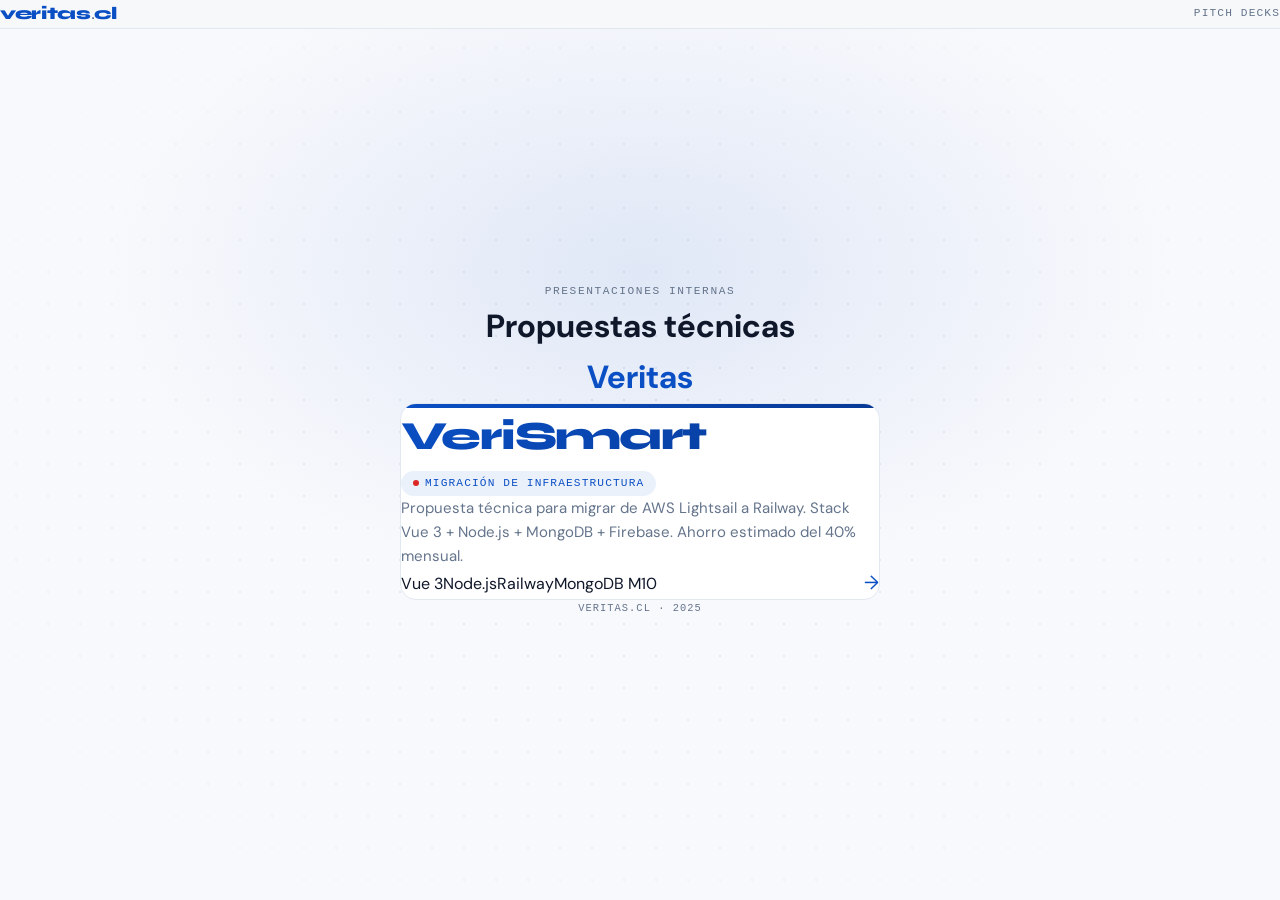
<file: index.html>
<!DOCTYPE html>
<html lang="es">
<head>
  <meta charset="UTF-8" />
  <meta name="viewport" content="width=device-width, initial-scale=1.0" />
  <title>Veritas · Pitch Decks</title>
  <link rel="preconnect" href="https://fonts.googleapis.com" />
  <link rel="preconnect" href="https://fonts.gstatic.com" crossorigin />
  <link href="https://fonts.googleapis.com/css2?family=Syne:wght@400;600;700;800&family=DM+Sans:ital,opsz,wght@0,9..40,400;0,9..40,500;0,9..40,600&family=JetBrains+Mono:wght@400;600&display=swap" rel="stylesheet" />
  <link rel="stylesheet" href="shared/css/base.css" />
  <style>
    body{min-height:100vh;background:var(--color-bg);}
    .lh{min-height:100vh;display:flex;flex-direction:column;align-items:center;justify-content:center;text-align:center;padding:var(--sp-10) var(--sp-6);background:radial-gradient(ellipse 60% 50% at 50% 30%,rgba(10,79,196,.1) 0%,transparent 70%),var(--color-bg);position:relative;overflow:hidden;}
    .lh::before{content:'';position:absolute;inset:0;background-image:radial-gradient(circle,rgba(10,79,196,.12) 1px,transparent 1px);background-size:32px 32px;mask-image:radial-gradient(ellipse 80% 80% at 50% 50%,black 0%,transparent 100%);pointer-events:none;}
    .dc{background:var(--color-surface);border:1.5px solid var(--color-border);border-radius:var(--radius-xl);padding:var(--sp-7);max-width:480px;width:100%;text-align:left;transition:var(--transition-base);cursor:pointer;position:relative;overflow:hidden;}
    .dc:hover{transform:translateY(-6px);border-color:#0a4fc4;box-shadow:0 24px 64px rgba(10,79,196,.15);}
    .dc::before{content:'';position:absolute;top:0;left:0;right:0;height:4px;background:linear-gradient(90deg,#0a4fc4,#073a96);}
    .dl{font-family:var(--font-display);font-size:2.5rem;font-weight:800;letter-spacing:-.04em;background:linear-gradient(135deg,#0a4fc4,#073a96);-webkit-background-clip:text;-webkit-text-fill-color:transparent;background-clip:text;margin-bottom:var(--sp-3);}
    .dt{display:inline-flex;align-items:center;gap:6px;padding:4px 12px;background:rgba(10,79,196,.08);border-radius:20px;font-family:var(--font-mono);font-size:.7rem;text-transform:uppercase;letter-spacing:.1em;color:#0a4fc4;margin-bottom:var(--sp-5);}
    @keyframes pulse{0%,100%{opacity:1;transform:scale(1);}50%{opacity:.5;transform:scale(1.3);}}
  </style>
</head>
<body>
<header style="position:fixed;top:0;left:0;right:0;z-index:100;padding:var(--sp-4) var(--sp-6);display:flex;align-items:center;justify-content:space-between;background:rgba(247,248,250,.92);backdrop-filter:blur(12px);border-bottom:1px solid var(--color-border);">
  <span style="font-family:var(--font-display);font-weight:800;font-size:1.1rem;letter-spacing:-.02em;color:#0a4fc4;">veritas<span style="color:var(--color-text-muted);font-weight:400">.</span>cl</span>
  <span style="font-family:var(--font-mono);font-size:.7rem;text-transform:uppercase;letter-spacing:.1em;color:var(--color-text-muted);">Pitch Decks</span>
</header>
<div class="lh">
  <div style="position:relative;z-index:1;display:flex;flex-direction:column;align-items:center;gap:var(--sp-5);">
    <div style="margin-bottom:var(--sp-4);">
      <p style="font-family:var(--font-mono);font-size:.7rem;text-transform:uppercase;letter-spacing:.14em;color:var(--color-text-muted);margin-bottom:var(--sp-3);">Presentaciones internas</p>
      <h1 class="display-2" style="text-align:center;">Propuestas técnicas<br/><span style="color:#0a4fc4;">Veritas</span></h1>
    </div>
    <a href="brands/verismart/index.html" style="text-decoration:none;">
      <div class="dc">
        <div class="dl">VeriSmart</div>
        <div class="dt"><span style="width:6px;height:6px;border-radius:50%;background:#dc2626;animation:pulse 2s infinite;"></span>Migración de Infraestructura</div>
        <p style="font-size:.9375rem;line-height:1.6;color:var(--color-text-muted);margin-bottom:var(--sp-5);">Propuesta técnica para migrar de AWS Lightsail a Railway. Stack Vue 3 + Node.js + MongoDB + Firebase. Ahorro estimado del 40% mensual.</p>
        <div style="display:flex;align-items:center;justify-content:space-between;">
          <div style="display:flex;gap:var(--sp-2);flex-wrap:wrap;">
            <span class="tag">Vue 3</span><span class="tag">Node.js</span><span class="tag">Railway</span><span class="tag">MongoDB M10</span>
          </div>
          <span style="font-size:1.2rem;color:#0a4fc4;">→</span>
        </div>
      </div>
    </a>
    <p style="font-family:var(--font-mono);font-size:.65rem;text-transform:uppercase;letter-spacing:.1em;color:var(--color-text-muted);">veritas.cl · 2025</p>
  </div>
</div>
<script src="https://cdnjs.cloudflare.com/ajax/libs/gsap/3.12.5/gsap.min.js"></script>
<script>
document.addEventListener('DOMContentLoaded',()=>{
  const tl=gsap.timeline({defaults:{ease:'power3.out'}});
  tl.from('h1',{opacity:0,y:30,duration:.8})
    .from('.dc',{opacity:0,y:40,scale:.97,duration:.7},'-=.4')
    .from('header',{opacity:0,y:-20,duration:.5},'-=.8');
});
</script>
</body>
</html>
</file>
<file: shared/css/base.css>
/* =========================================
   VERISMART PITCH — BASE.CSS
   Shared styles, variables, reset, layouts
   ========================================= */

@import url('https://fonts.googleapis.com/css2?family=Syne:wght@400;600;700;800&family=DM+Sans:ital,opsz,wght@0,9..40,300;0,9..40,400;0,9..40,500;1,9..40,300&display=swap');

:root {
  --color-primary: #1a3fa8;
  --color-primary-light: #2d5be3;
  --color-primary-dark: #0d2566;
  --color-accent: #00c9a7;
  --color-accent-2: #ff6b35;
  --color-warning: #f59e0b;
  --color-danger: #ef4444;
  --color-success: #10b981;
  --color-bg: #f8f9fc;
  --color-bg-2: #ffffff;
  --color-bg-3: #eef1f8;
  --color-surface: #ffffff;
  --color-border: #e2e8f0;
  --color-border-strong: #cbd5e1;
  --color-text: #0f172a;
  --color-text-2: #334155;
  --color-text-muted: #64748b;
  --color-text-faint: #94a3b8;
  --font-display: 'Syne', sans-serif;
  --font-body: 'DM Sans', sans-serif;
  --font-mono: 'Courier New', monospace;
  --text-xs: 0.75rem;
  --text-sm: 0.875rem;
  --text-base: 1rem;
  --text-lg: 1.125rem;
  --text-xl: 1.25rem;
  --text-2xl: 1.5rem;
  --text-3xl: 1.875rem;
  --text-4xl: 2.25rem;
  --text-5xl: 3rem;
  --text-6xl: 3.75rem;
  --text-7xl: 4.5rem;
  --space-1: 0.25rem; --space-2: 0.5rem; --space-3: 0.75rem; --space-4: 1rem;
  --space-6: 1.5rem; --space-8: 2rem; --space-10: 2.5rem; --space-12: 3rem;
  --space-16: 4rem; --space-20: 5rem; --space-24: 6rem;
  --radius-sm: 4px; --radius-md: 8px; --radius-lg: 12px; --radius-xl: 16px;
  --radius-2xl: 24px; --radius-full: 9999px;
  --shadow-sm: 0 1px 3px rgba(0,0,0,.06),0 1px 2px rgba(0,0,0,.04);
  --shadow-md: 0 4px 12px rgba(0,0,0,.08),0 2px 6px rgba(0,0,0,.04);
  --shadow-lg: 0 10px 30px rgba(0,0,0,.10),0 4px 12px rgba(0,0,0,.05);
  --shadow-xl: 0 20px 50px rgba(0,0,0,.14),0 8px 20px rgba(0,0,0,.06);
  --ease-out: cubic-bezier(0.16,1,0.3,1);
  --ease-in-out: cubic-bezier(0.4,0,0.2,1);
  --duration-fast: 150ms; --duration-base: 250ms; --duration-slow: 400ms;
  --container-max: 1200px;
  --section-pad-v: clamp(4rem,8vw,7rem);
  --section-pad-h: clamp(1.5rem,5vw,3rem);
}

*,*::before,*::after{box-sizing:border-box;margin:0;padding:0}
html{scroll-behavior:smooth;font-size:16px}
body{font-family:var(--font-body);background:var(--color-bg);color:var(--color-text);line-height:1.6;overflow-x:hidden;-webkit-font-smoothing:antialiased}
img,video{max-width:100%;display:block}
a{color:inherit;text-decoration:none}
button{cursor:pointer;border:none;background:none;font:inherit}
ul,ol{list-style:none}

#progress-bar{position:fixed;top:0;left:0;height:3px;width:0%;background:linear-gradient(90deg,var(--color-primary),var(--color-accent));z-index:1000;transition:width .1s linear;box-shadow:0 0 8px var(--color-primary)}

.site-nav{position:fixed;top:0;left:0;right:0;z-index:900;padding:var(--space-4) var(--space-8);display:flex;align-items:center;justify-content:space-between;background:rgba(248,249,252,0.9);backdrop-filter:blur(16px);-webkit-backdrop-filter:blur(16px);border-bottom:1px solid var(--color-border)}
.site-nav__logo{font-family:var(--font-display);font-weight:800;font-size:var(--text-xl);color:var(--color-primary);letter-spacing:-0.02em}
.site-nav__logo span{color:var(--color-accent)}
.site-nav__links{display:flex;gap:var(--space-6);align-items:center}
.site-nav__links a{font-size:var(--text-sm);font-weight:500;color:var(--color-text-muted);transition:color var(--duration-fast)}
.site-nav__links a:hover{color:var(--color-primary)}
.site-nav__cta{background:var(--color-primary)!important;color:#fff!important;padding:var(--space-2) var(--space-4);border-radius:var(--radius-full);font-size:var(--text-sm)!important;font-weight:600!important;transition:background var(--duration-fast),transform var(--duration-fast)!important}
.site-nav__cta:hover{background:var(--color-primary-light)!important;transform:translateY(-1px)}

.container{width:100%;max-width:var(--container-max);margin:0 auto;padding:0 var(--section-pad-h)}
.section{min-height:100vh;display:flex;flex-direction:column;justify-content:center;padding:var(--section-pad-v) var(--section-pad-h);position:relative}
.section--dark{background:var(--color-primary-dark);color:#fff}
.section--alt{background:var(--color-bg-3)}
.section--white{background:var(--color-bg-2)}

.eyebrow{font-family:var(--font-display);font-size:var(--text-xs);font-weight:700;letter-spacing:0.15em;text-transform:uppercase;color:var(--color-accent);margin-bottom:var(--space-3);display:inline-flex;align-items:center;gap:var(--space-2)}
.eyebrow::before{content:'';display:inline-block;width:24px;height:2px;background:var(--color-accent);border-radius:2px}

.headline{font-family:var(--font-display);font-weight:800;line-height:1.08;letter-spacing:-0.03em;color:var(--color-text)}
.headline--xl{font-size:clamp(2.5rem,6vw,4.5rem)}
.headline--lg{font-size:clamp(2rem,4.5vw,3rem)}
.headline--md{font-size:clamp(1.5rem,3vw,1.875rem)}
.headline--sm{font-size:1.5rem}
.headline--light{color:#fff}
.headline--accent span{color:var(--color-accent)}
.headline--primary span{color:var(--color-primary)}

.body-lead{font-size:var(--text-lg);color:var(--color-text-muted);line-height:1.7;max-width:60ch}
.body-lead--light{color:rgba(255,255,255,0.7)}

.badge{display:inline-flex;align-items:center;gap:var(--space-1);padding:var(--space-1) var(--space-3);border-radius:var(--radius-full);font-size:var(--text-xs);font-weight:600;letter-spacing:0.02em}
.badge--primary{background:rgba(26,63,168,.1);color:var(--color-primary)}
.badge--success{background:rgba(16,185,129,.1);color:var(--color-success)}
.badge--warning{background:rgba(245,158,11,.1);color:var(--color-warning)}
.badge--danger{background:rgba(239,68,68,.1);color:var(--color-danger)}
.badge--accent{background:rgba(0,201,167,.1);color:var(--color-accent)}

.card{background:var(--color-surface);border:1px solid var(--color-border);border-radius:var(--radius-xl);padding:var(--space-6);box-shadow:var(--shadow-sm);transition:transform var(--duration-base) var(--ease-out),box-shadow var(--duration-base) var(--ease-out),border-color var(--duration-base)}
.card:hover{transform:translateY(-4px);box-shadow:var(--shadow-lg);border-color:var(--color-primary)}
.card__icon{width:48px;height:48px;border-radius:var(--radius-md);display:flex;align-items:center;justify-content:center;font-size:1.5rem;margin-bottom:var(--space-4);background:var(--color-bg-3)}
.card__title{font-family:var(--font-display);font-size:var(--text-lg);font-weight:700;color:var(--color-text);margin-bottom:var(--space-2)}
.card__body{font-size:var(--text-sm);color:var(--color-text-muted);line-height:1.6}

.kpi-grid{display:grid;grid-template-columns:repeat(auto-fit,minmax(200px,1fr));gap:var(--space-4)}
.kpi-card{background:var(--color-surface);border:1px solid var(--color-border);border-radius:var(--radius-xl);padding:var(--space-6);text-align:center;position:relative;overflow:hidden}
.kpi-card::before{content:'';position:absolute;top:0;left:0;right:0;height:3px;background:linear-gradient(90deg,var(--color-primary),var(--color-accent))}
.kpi-card__value{font-family:var(--font-display);font-size:clamp(2.5rem,4vw,3.5rem);font-weight:800;letter-spacing:-0.04em;color:var(--color-primary);line-height:1;margin-bottom:var(--space-2)}
.kpi-card__value .suffix{font-size:0.55em;font-weight:700}
.kpi-card__label{font-size:var(--text-sm);color:var(--color-text-muted);font-weight:500}

.grid-2{display:grid;grid-template-columns:1fr 1fr;gap:var(--space-8);align-items:center}
.grid-3{display:grid;grid-template-columns:repeat(3,1fr);gap:var(--space-6)}
.grid-4{display:grid;grid-template-columns:repeat(4,1fr);gap:var(--space-4)}
.grid-auto{display:grid;grid-template-columns:repeat(auto-fit,minmax(280px,1fr));gap:var(--space-6)}

.compare-table{width:100%;border-collapse:collapse;font-size:var(--text-sm);background:var(--color-surface);border-radius:var(--radius-xl);overflow:hidden;box-shadow:var(--shadow-md)}
.compare-table th{background:var(--color-bg-3);padding:var(--space-4) var(--space-6);text-align:left;font-family:var(--font-display);font-weight:700;font-size:var(--text-xs);letter-spacing:.05em;text-transform:uppercase;color:var(--color-text-muted);border-bottom:1px solid var(--color-border)}
.compare-table th.recommended-col{background:var(--color-primary);color:white}
.compare-table td{padding:var(--space-4) var(--space-6);border-bottom:1px solid var(--color-border);color:var(--color-text-2);vertical-align:middle}
.compare-table tr:last-child td{border-bottom:none}
.compare-table tr.recommended-row td{background:rgba(26,63,168,.04);font-weight:500}
.compare-table td.recommended-col{background:rgba(26,63,168,.06);font-weight:600;color:var(--color-primary)}
.compare-table .check{color:var(--color-success)}
.compare-table .cross{color:var(--color-danger)}
.compare-table .score-bar{display:flex;align-items:center;gap:var(--space-2)}
.compare-table .score-track{flex:1;height:6px;background:var(--color-bg-3);border-radius:3px;overflow:hidden}
.compare-table .score-fill{height:100%;border-radius:3px;background:linear-gradient(90deg,var(--color-primary),var(--color-accent));width:0;transition:width 1.2s var(--ease-out)}

.stack-diagram{display:flex;flex-direction:column;gap:var(--space-2);padding:var(--space-4);background:var(--color-bg-3);border-radius:var(--radius-xl);border:1px solid var(--color-border)}
.stack-layer{display:flex;align-items:center;gap:var(--space-3);padding:var(--space-3) var(--space-4);background:var(--color-surface);border-radius:var(--radius-lg);border:1px solid var(--color-border);transition:all var(--duration-base)}
.stack-layer:hover{border-color:var(--color-primary);box-shadow:var(--shadow-sm)}
.stack-layer__icon{font-size:1.25rem;flex-shrink:0}
.stack-layer__name{font-family:var(--font-display);font-weight:700;font-size:var(--text-sm);flex:1}
.stack-layer__tech{font-size:var(--text-xs);color:var(--color-text-muted);font-family:var(--font-mono)}
.stack-layer__status{width:8px;height:8px;border-radius:50%;flex-shrink:0}
.stack-layer__status--ok{background:var(--color-success);box-shadow:0 0 6px var(--color-success)}
.stack-layer__status--warn{background:var(--color-warning);box-shadow:0 0 6px var(--color-warning)}
.stack-layer__status--danger{background:var(--color-danger);box-shadow:0 0 6px var(--color-danger)}

.chart-container{position:relative;background:var(--color-surface);border:1px solid var(--color-border);border-radius:var(--radius-xl);padding:var(--space-6);box-shadow:var(--shadow-md)}
.chart-container canvas{max-height:320px}

.roadmap-timeline{position:relative;display:flex;flex-direction:column;gap:0}
.roadmap-timeline::before{content:'';position:absolute;left:29px;top:0;bottom:0;width:2px;background:var(--color-border)}
.roadmap-phase{display:flex;gap:var(--space-6);position:relative;padding-bottom:var(--space-8)}
.roadmap-phase:last-child{padding-bottom:0}
.roadmap-phase__dot{width:58px;height:58px;border-radius:50%;display:flex;align-items:center;justify-content:center;font-family:var(--font-display);font-weight:800;font-size:var(--text-xl);color:white;flex-shrink:0;z-index:1;position:relative;box-shadow:0 0 0 4px var(--color-bg)}
.roadmap-phase__content{flex:1;padding-top:var(--space-2)}
.roadmap-phase__weeks{font-size:var(--text-xs);font-weight:700;letter-spacing:.1em;text-transform:uppercase;color:var(--color-text-muted);margin-bottom:var(--space-1)}
.roadmap-phase__title{font-family:var(--font-display);font-size:var(--text-xl);font-weight:700;margin-bottom:var(--space-3)}
.roadmap-phase__tasks{display:flex;flex-direction:column;gap:var(--space-2)}
.roadmap-phase__tasks li{display:flex;align-items:flex-start;gap:var(--space-2);font-size:var(--text-sm);color:var(--color-text-2)}
.roadmap-phase__tasks li::before{content:'✓';color:var(--color-success);font-weight:700;flex-shrink:0}

.improvement-grid{display:grid;grid-template-columns:repeat(auto-fit,minmax(260px,1fr));gap:var(--space-4)}
.improvement-card{background:var(--color-surface);border:1px solid var(--color-border);border-radius:var(--radius-xl);padding:var(--space-6);display:flex;gap:var(--space-4);align-items:flex-start;transition:all var(--duration-base) var(--ease-out)}
.improvement-card:hover{transform:translateY(-3px);box-shadow:var(--shadow-md);border-color:var(--color-accent)}
.improvement-card__icon{font-size:1.75rem;flex-shrink:0;width:44px;height:44px;display:flex;align-items:center;justify-content:center;background:var(--color-bg-3);border-radius:var(--radius-md)}
.improvement-card__title{font-family:var(--font-display);font-weight:700;font-size:var(--text-base);margin-bottom:var(--space-1)}
.improvement-card__desc{font-size:var(--text-sm);color:var(--color-text-muted);line-height:1.5}

.gsap-fade{opacity:0}
.gsap-slide-up{opacity:0;transform:translateY(40px)}
.gsap-slide-left{opacity:0;transform:translateX(-40px)}
.gsap-slide-right{opacity:0;transform:translateX(40px)}

::-webkit-scrollbar{width:6px}
::-webkit-scrollbar-track{background:var(--color-bg-3)}
::-webkit-scrollbar-thumb{background:var(--color-primary);border-radius:3px}
::selection{background:var(--color-primary);color:white}

@media(max-width:1024px){.grid-4{grid-template-columns:repeat(2,1fr)}}
@media(max-width:768px){
  .grid-2,.grid-3,.grid-4{grid-template-columns:1fr}
  .site-nav__links{display:none}
  .section{padding:5rem var(--space-4) var(--space-12)}
  .compare-table{font-size:var(--text-xs)}
  .compare-table th,.compare-table td{padding:var(--space-3)}
}
@media(max-width:480px){
  .kpi-grid{grid-template-columns:1fr 1fr}
  .improvement-grid{grid-template-columns:1fr}
}
</file>
